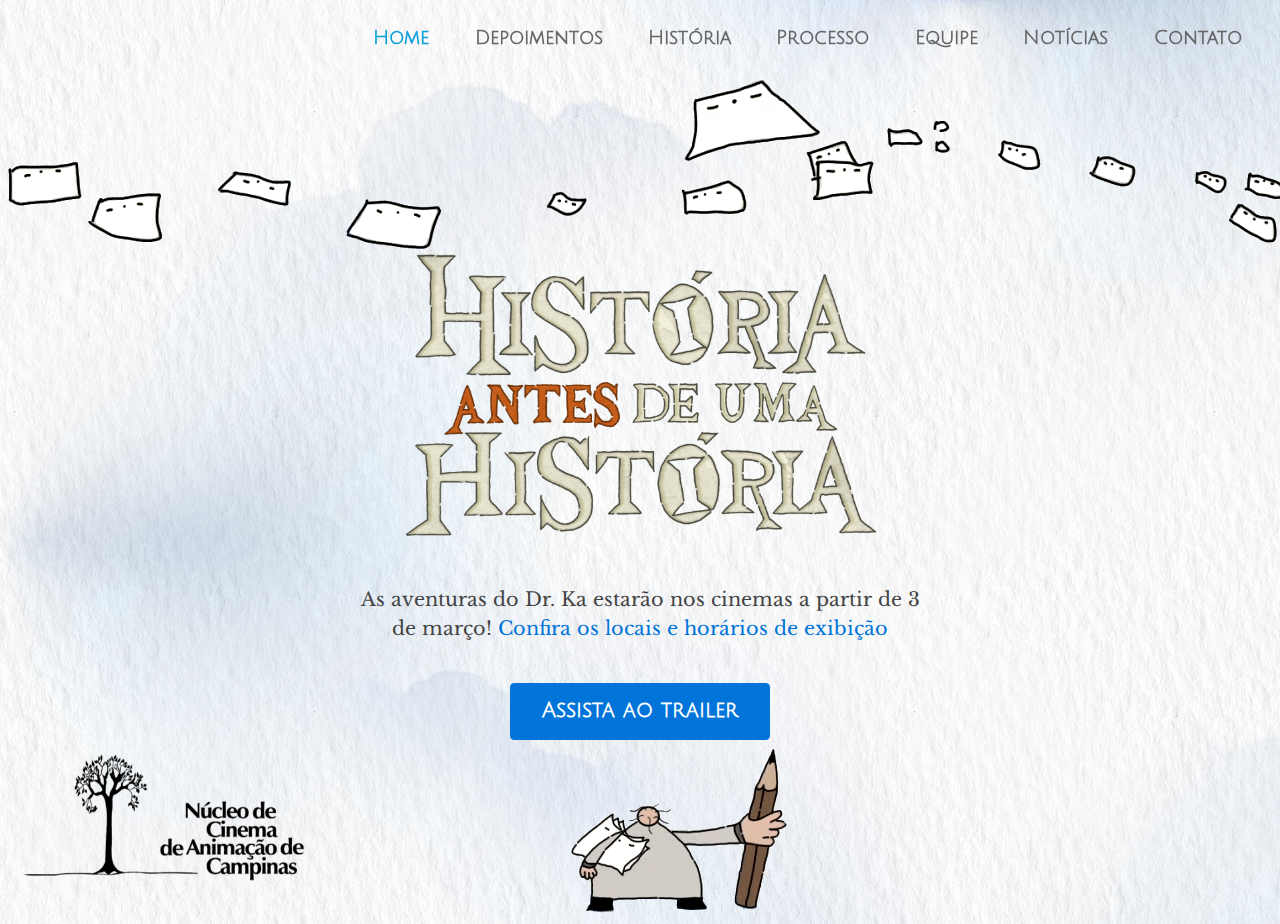
<file: index.html>
<!DOCTYPE html>
<html>

<head>
    <meta charset="utf-8">
    <title>História Antes de Uma História</title>

    <link rel="stylesheet" href="css/hauh.css">
    <link href="http://fonts.googleapis.com/css?family=Julius+Sans+One|Libre+Baskerville" rel="stylesheet" type="text/css" />

</head>

<body>
    <header>
        <nav>
            <!-- <a href="" class="brand">
                <img class="brand-image" src="img/titulo.png" alt="" />
            </a> -->

            <!-- Definições para o menu responsivo -->
            <input id="bmenub" type="checkbox" class="show">
            <label for="bmenub" class="burger pseudo button">&#8801;</label>

            <div class="menu">
                <a href="home" data-navigo id="homeMenuItem" class="menu-item-selected">Home</a>
                <a href="depoimentos" data-navigo id="depoimentosMenuItem">Depoimentos</a>
                <a href="historia" data-navigo id="historiaMenuItem">História</a>
                <a href="processo" data-navigo id="processoMenuItem">Processo</a>
                <a href="equipe" data-navigo id="equipeMenuItem">Equipe</a>
                <a href="noticias" data-navigo id="noticiasMenuItem">Notícias</a>
                <a href="contato" data-navigo id="contatoMenuItem">Contato</a>
            </div>
        </nav>
    </header>

    <main></main>

    <footer>
        <img class="nca-logo" src="img/nca_logo.png" />
    </footer>

    <script src="js/navigo.js" charset="utf-8"></script>
    <script type="text/javascript">
        function navigate(page) {
            var request = new XMLHttpRequest();
            request.open('GET', '_'+ page +'.html', true);

            request.onload = function() {
                if (request.status >= 200 && request.status < 400) {
                    // Success!
                    var main = document.getElementsByTagName('main')[0];
                    main.innerHTML = request.responseText;

                    var selectedMenuItem = document.getElementsByClassName('menu-item-selected')[0]
                    selectedMenuItem.className = ''
                    var menuAnchor = document.querySelectorAll('a[href="'+ page +'"]')[0];
                    menuAnchor.className = 'menu-item-selected'

                } else {
                    // We reached our target server, but it returned an error
                }
            };

            request.onerror = function(ex) {
                console.log(ex)
            };

            request.send();
        }

        var router = new Navigo(null, true)

        router
            .on({
                'depoimentos': function() {
                    navigate('depoimentos')
                },
                'historia': function() {
                    navigate('historia')
                },
                'processo': function() {
                    navigate('processo')
                },
                'equipe': function() {
                    navigate('equipe')
                },
                'noticias': function() {
                    navigate('noticias')
                },
                'contato': function() {
                    navigate('contato')
                },
                '*': function() {
                    navigate('home')
                }
            }).resolve()
    </script>
</body>

</html>
</file>
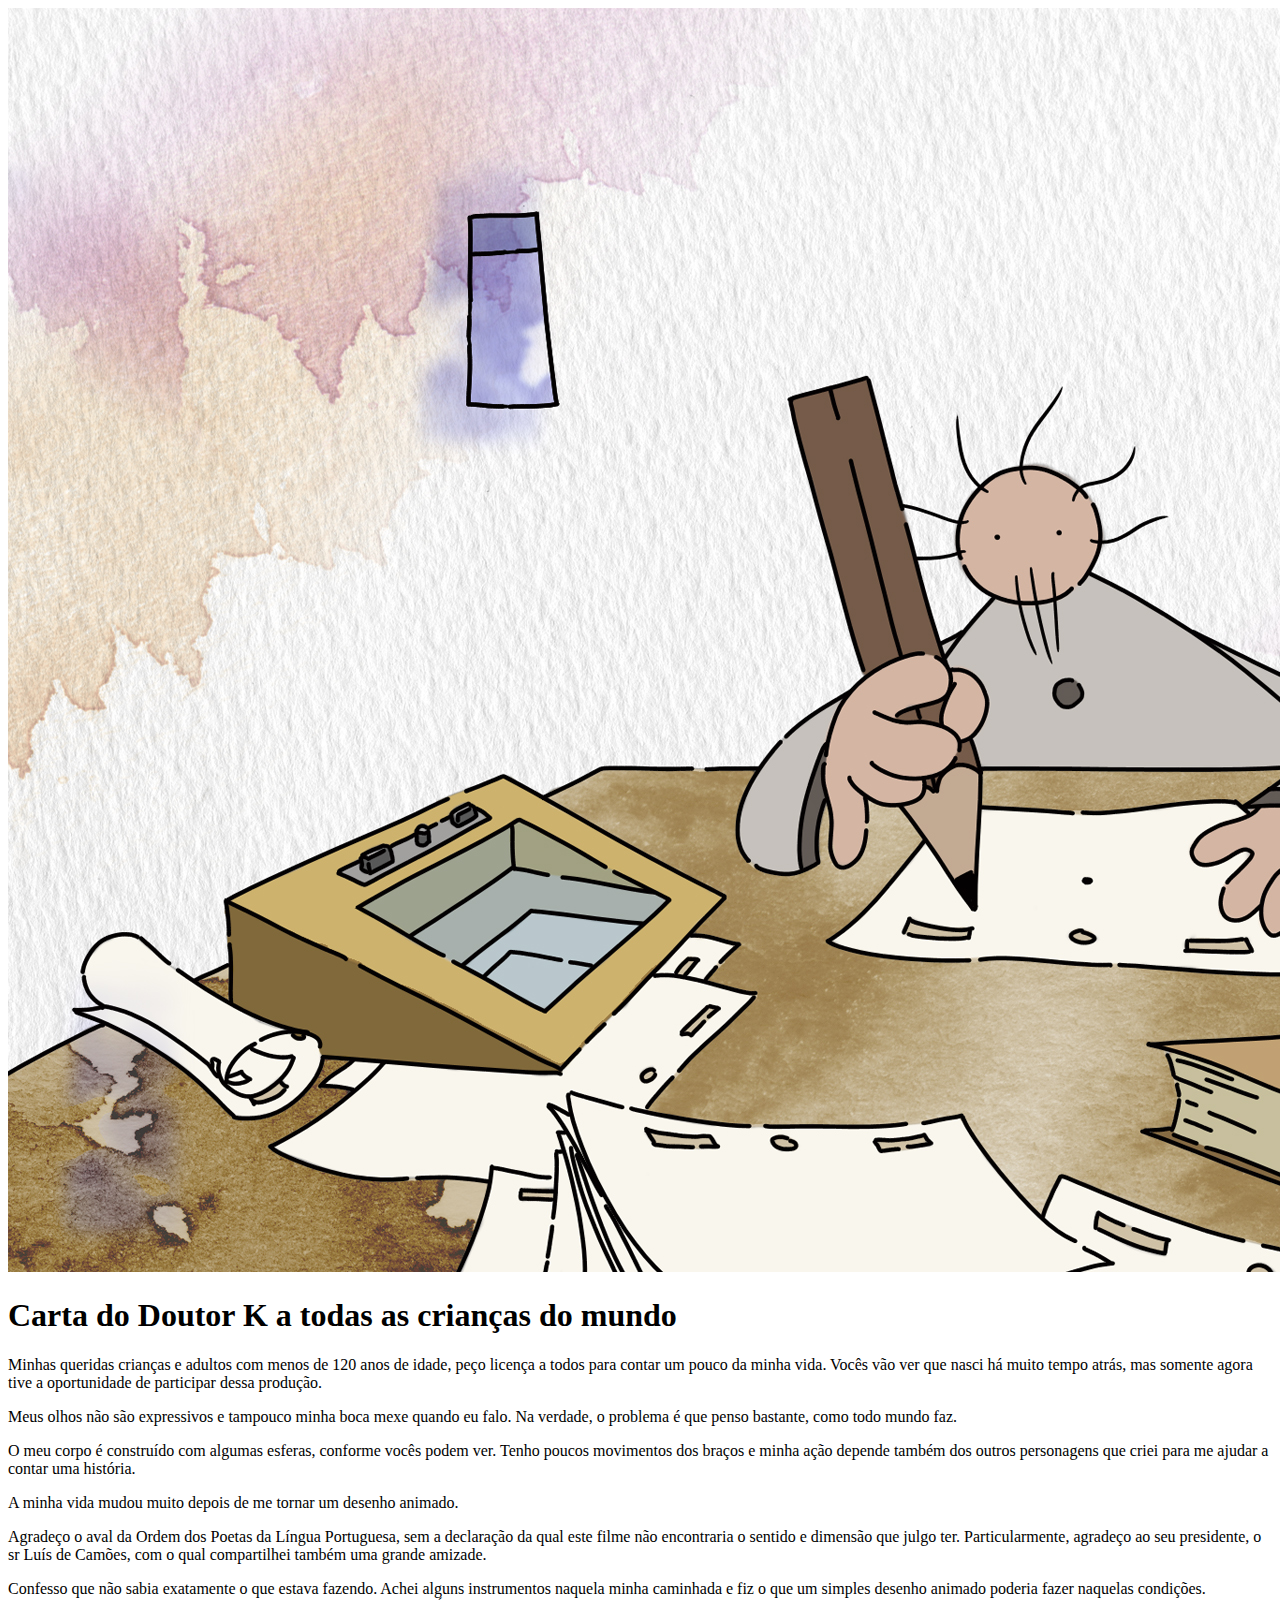
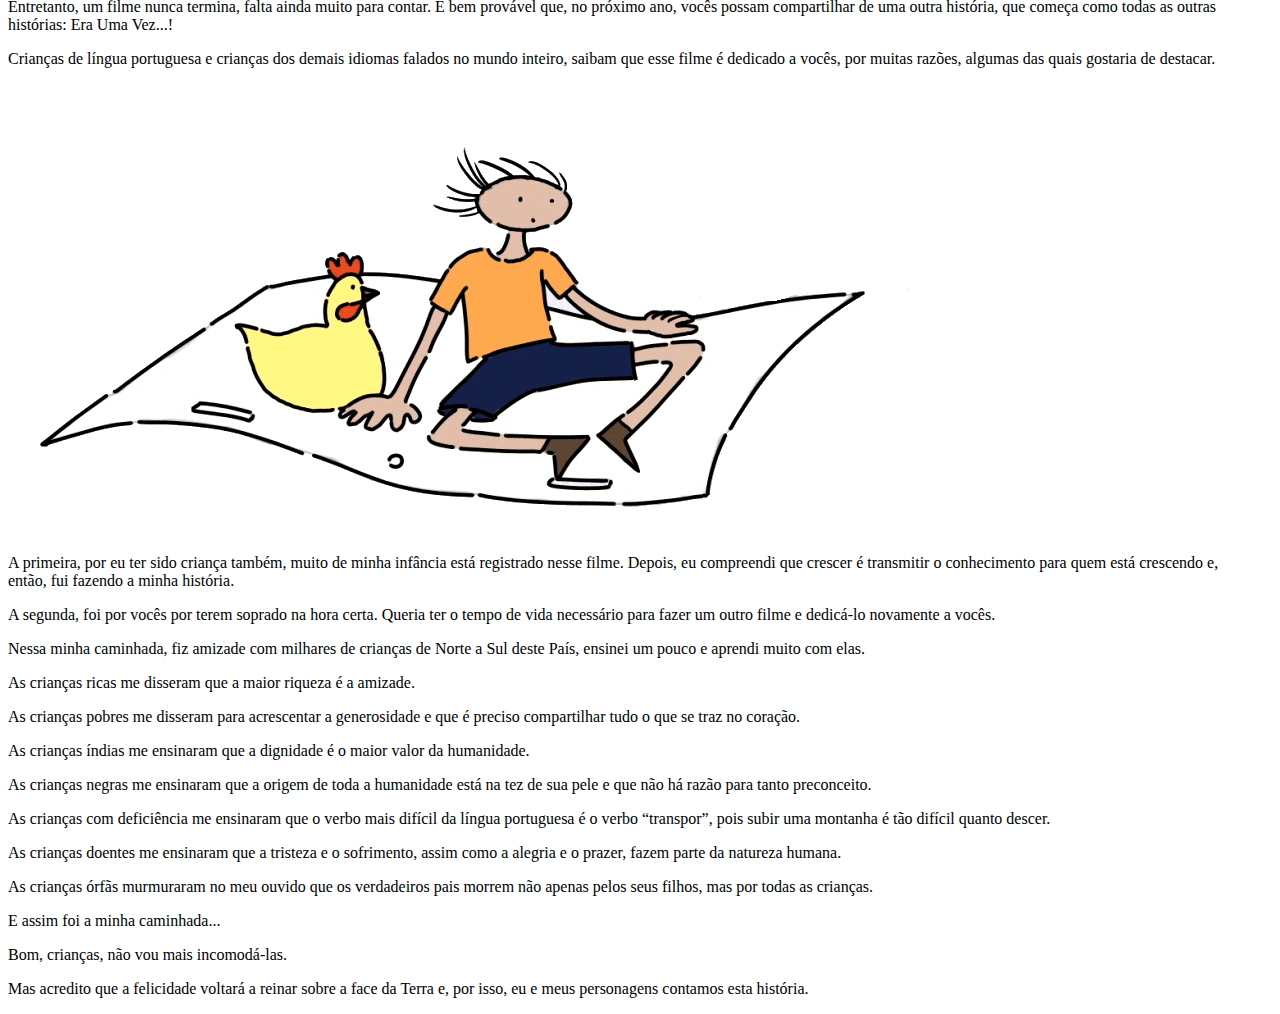
<file: _carta.html>
<!DOCTYPE html>
<div class="letter-wrap">
    <img src="img/carta_dr_ka.jpg" alt="" class="dr-ka-letter" />
    <h1>Carta do Doutor K a todas as crianças do mundo</h1>
    <div class="content">
        <p>Minhas queridas crianças e adultos com menos de 120 anos de idade, peço licença a todos para contar um pouco da minha vida. Vocês vão ver que nasci há muito tempo atrás, mas somente agora tive a oportunidade de participar
            dessa produção. </p>
        <p>Meus olhos não são expressivos e tampouco minha boca mexe quando eu falo. Na verdade, o problema é que penso bastante, como todo mundo faz.</p>
        <p>O meu corpo é construído com algumas esferas, conforme vocês podem ver. Tenho poucos movimentos dos braços e minha ação depende também dos outros personagens que criei para me ajudar a contar uma história.</p>
        <p>A minha vida mudou muito depois de me tornar um desenho animado.</p>
        <p>Agradeço o aval da Ordem dos Poetas da Língua Portuguesa, sem a declaração da qual este filme não encontraria o sentido e dimensão que julgo ter. Particularmente, agradeço ao seu presidente, o sr Luís de Camões, com o qual compartilhei também uma
            grande amizade.</p>
        <p>Confesso que não sabia exatamente o que estava fazendo. Achei alguns instrumentos naquela minha caminhada e fiz o que um simples desenho animado poderia fazer naquelas condições. Entretanto, um filme nunca termina, falta ainda muito para contar. É
            bem provável que, no próximo ano, vocês possam compartilhar de uma outra história, que começa como todas as outras histórias: Era Uma Vez...!</p>
        <p>Crianças de língua portuguesa e crianças dos demais idiomas falados no mundo inteiro, saibam que esse filme é dedicado a vocês, por muitas razões, algumas das quais gostaria de destacar.</p>
        <img src="img/matias_melodia_voando.gif" />
        <p>A primeira, por eu ter sido criança também, muito de minha infância está registrado nesse filme. Depois, eu compreendi que crescer é transmitir o conhecimento para quem está crescendo e, então, fui fazendo a minha história.</p>
        <p>A segunda, foi por vocês por terem soprado na hora certa. Queria ter o tempo de vida necessário para fazer um outro filme e dedicá-lo novamente a vocês.</p>
        <p>Nessa minha caminhada, fiz amizade com milhares de crianças de Norte a Sul deste País, ensinei um pouco e aprendi muito com elas.</p>
        <p>As crianças ricas me disseram que a maior riqueza é a amizade.</p>
        <p>As crianças pobres me disseram para acrescentar a generosidade e que é preciso compartilhar tudo o que se traz no coração.</p>
        <p>As crianças índias me ensinaram que a dignidade é o maior valor da humanidade.</p>
        <p>As crianças negras me ensinaram que a origem de toda a humanidade está na tez de sua pele e que não há razão para tanto preconceito.</p>
        <p>As crianças com deficiência me ensinaram que o verbo mais difícil da língua portuguesa é o verbo “transpor”, pois subir uma montanha é tão difícil quanto descer.</p>
        <p>As crianças doentes me ensinaram que a tristeza e o sofrimento, assim como a alegria e o prazer, fazem parte da natureza humana.</p>
        <p>As crianças órfãs murmuraram no meu ouvido que os verdadeiros pais morrem não apenas pelos seus filhos, mas por todas as crianças.</p>
        <p>E assim foi a minha caminhada...</p>
        <p>Bom, crianças, não vou mais incomodá-las.</p>
        <p>Mas acredito que a felicidade voltará a reinar sobre a face da Terra e, por isso, eu e meus personagens contamos esta história.</p>
    </div>
</div>
</file>
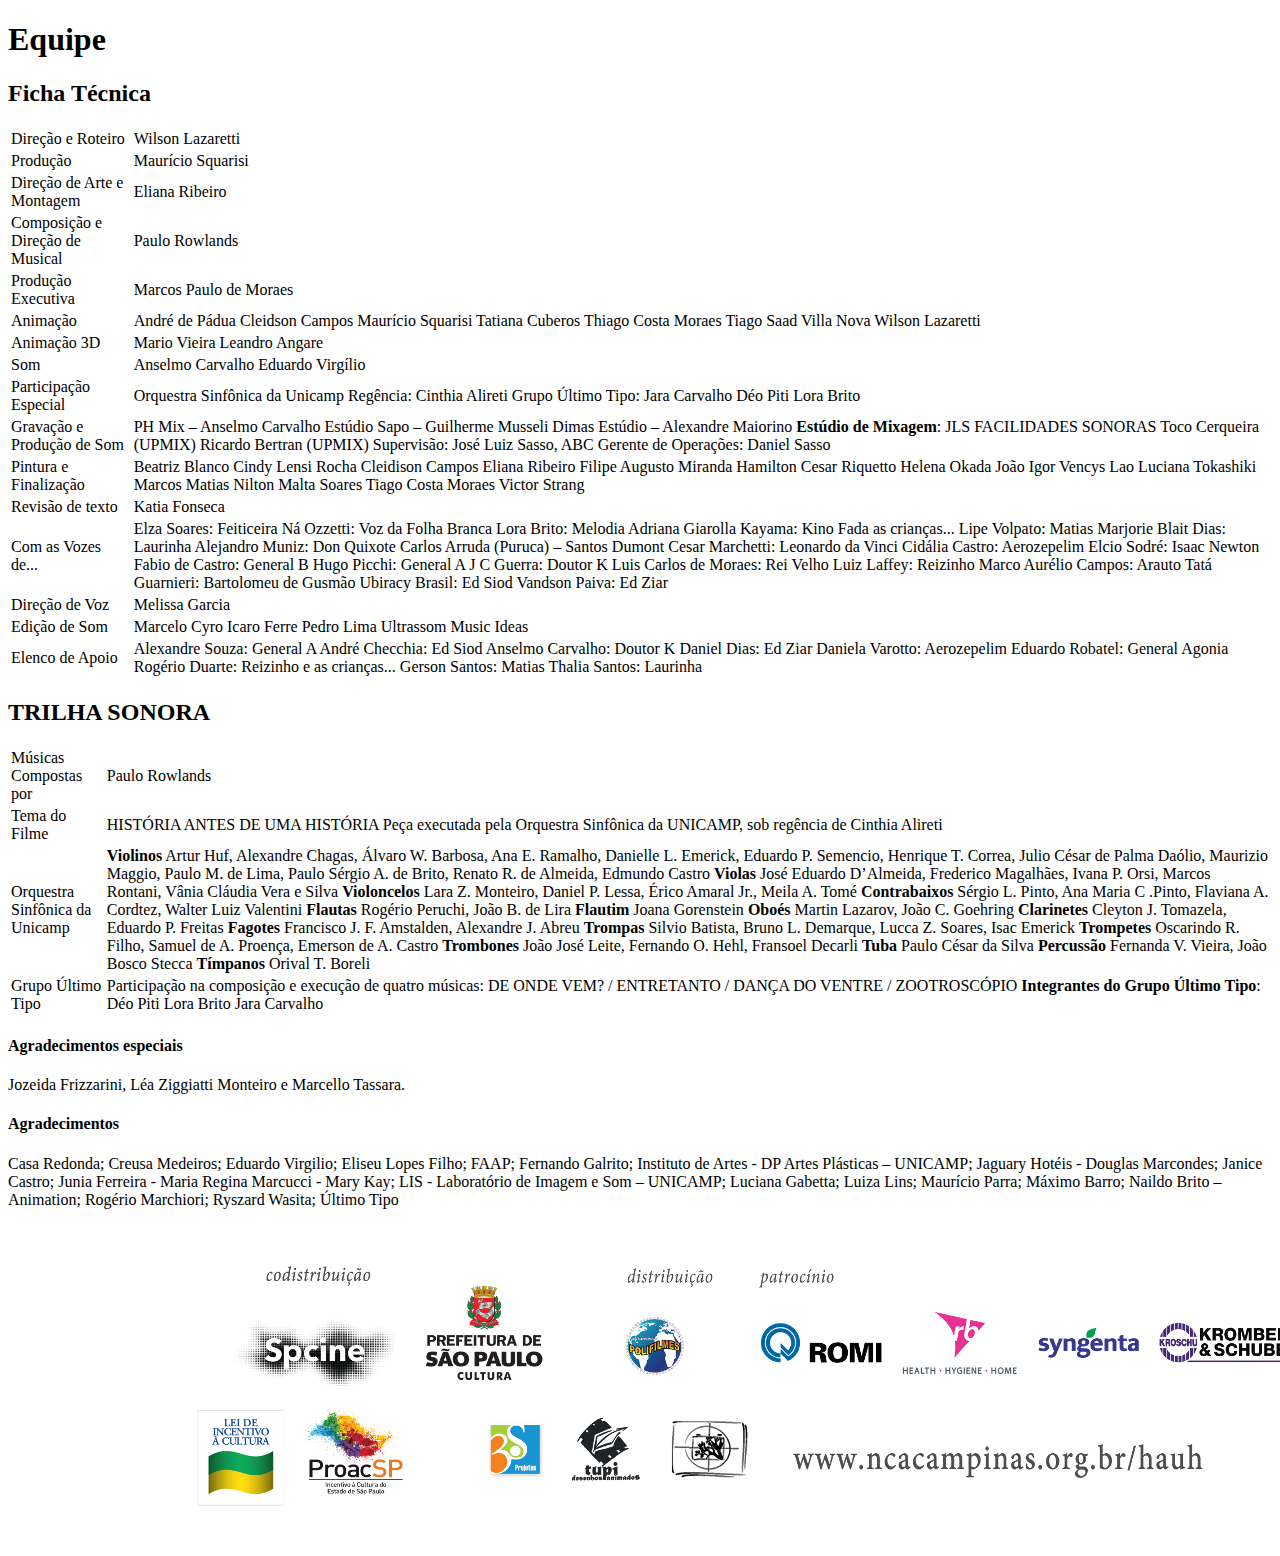
<file: _equipe.html>
<!DOCTYPE html>
<div class="content">
    <h1>Equipe</h1>
    <h2>Ficha Técnica</h2>
    <table>
        <tbody>
            <tr>
                <td>Direção e Roteiro</td>
                <td>Wilson Lazaretti
                </td>
            </tr>
            <tr>
                <td>Produção</td>
                <td>Maurício Squarisi
                </td>
            </tr>
            <tr>
                <td>Direção de Arte e Montagem</td>
                <td>Eliana Ribeiro
                </td>
            </tr>
            <tr>
                <td>Composição e Direção de Musical</td>
                <td>Paulo Rowlands
                </td>
            </tr>
            <tr>
                <td>Produção Executiva</td>
                <td>Marcos Paulo de Moraes
                </td>
            </tr>
            <tr>
                <td>Animação</td>
                <td>André de Pádua
                    Cleidson Campos
                    Maurício Squarisi
                    Tatiana Cuberos
                    Thiago Costa Moraes
                    Tiago Saad
                    Villa Nova
                    Wilson Lazaretti
                </td>
            </tr>
            <tr>
                <td>Animação 3D</td>
                <td>Mario Vieira
                    Leandro Angare
                </td>
            </tr>
            <tr>
                <td>Som</td>
                <td>Anselmo Carvalho
                    Eduardo Virgílio
                </td>
            </tr>
            <tr>
                <td>Participação Especial</td>
                <td>Orquestra Sinfônica da Unicamp
                    Regência: Cinthia Alireti

                    Grupo Último Tipo:
                    Jara Carvalho
                    Déo Piti
                    Lora Brito
                </td>
            </tr>
            <tr>
                <td>Gravação e Produção de Som</td>
                <td>PH Mix – Anselmo Carvalho
                    Estúdio Sapo – Guilherme Musseli
                    Dimas Estúdio – Alexandre Maiorino
                    <strong>Estúdio de Mixagem</strong>: JLS FACILIDADES SONORAS
                    Toco Cerqueira (UPMIX)
                    Ricardo Bertran (UPMIX)
                    Supervisão: José Luiz Sasso, ABC
                    Gerente de Operações: Daniel Sasso
                </td>
            </tr>
            <tr>
                <td>Pintura e Finalização</td>
                <td>Beatriz Blanco
                    Cindy Lensi Rocha
                    Cleidison Campos
                    Eliana Ribeiro
                    Filipe Augusto Miranda
                    Hamilton Cesar Riquetto
                    Helena Okada
                    João Igor Vencys Lao
                    Luciana Tokashiki
                    Marcos Matias
                    Nilton Malta Soares
                    Tiago Costa Moraes
                    Victor Strang
                </td>
            </tr>
            <tr>
                <td>Revisão de texto</td>
                <td>Katia Fonseca
                </td>
            </tr>
            <tr>
                <td>Com as Vozes de...</td>
                <td>Elza Soares: Feiticeira
                    Ná Ozzetti: Voz da Folha Branca
                    Lora Brito: Melodia
                    Adriana Giarolla Kayama: Kino Fada
                    as crianças...
                    Lipe Volpato: Matias
                    Marjorie Blait Dias: Laurinha
                    Alejandro Muniz: Don Quixote
                    Carlos Arruda (Puruca) – Santos Dumont
                    Cesar Marchetti: Leonardo da Vinci
                    Cidália Castro: Aerozepelim
                    Elcio Sodré: Isaac Newton
                    Fabio de Castro: General B
                    Hugo Picchi: General A
                    J C Guerra: Doutor K
                    Luis Carlos de Moraes: Rei Velho
                    Luiz Laffey: Reizinho
                    Marco Aurélio Campos: Arauto
                    Tatá Guarnieri: Bartolomeu de Gusmão
                    Ubiracy Brasil: Ed Siod
                    Vandson Paiva: Ed Ziar
                </td>
            </tr>
            <tr>
                <td>Direção de Voz</td>
                <td>Melissa Garcia
                </td>
            </tr>
            <tr>
                <td>Edição de Som</td>
                <td>Marcelo Cyro
                    Icaro Ferre
                    Pedro Lima
                    Ultrassom Music Ideas
                </td>
            </tr>
            <tr>
                <td>Elenco de Apoio</td>
                <td>Alexandre Souza: General A
                    André Checchia: Ed Siod
                    Anselmo Carvalho: Doutor K
                    Daniel Dias: Ed Ziar
                    Daniela Varotto: Aerozepelim
                    Eduardo Robatel: General Agonia
                    Rogério Duarte: Reizinho

                    e as crianças...
                    Gerson Santos: Matias
                    Thalia Santos: Laurinha
                </td>
            </tr>
        </tbody>
    </table>

    <h2>TRILHA SONORA</h2>
    <table>
        <tbody>
            <tr>
                <td>Músicas Compostas por</td>
                <td>Paulo Rowlands
                </td>
            </tr>
            <tr>
                <td>Tema do Filme</td>
                <td>HISTÓRIA ANTES DE UMA HISTÓRIA
                    Peça executada pela Orquestra Sinfônica da UNICAMP, sob regência de Cinthia Alireti
                </td>
            </tr>
            <tr>
                <td>Orquestra Sinfônica da Unicamp</td>
                <td><strong>Violinos</strong>
                    Artur Huf, Alexandre Chagas, Álvaro W. Barbosa, Ana E. Ramalho, Danielle L. Emerick, Eduardo P. Semencio, Henrique T. Correa, Julio César de Palma Daólio, Maurizio Maggio, Paulo M. de Lima, Paulo Sérgio A. de Brito, Renato R. de Almeida, Edmundo Castro
                    <strong>Violas</strong>
                    José Eduardo D’Almeida, Frederico Magalhães, Ivana P. Orsi, Marcos Rontani, Vânia Cláudia Vera e Silva
                    <strong>Violoncelos</strong>
                    Lara Z. Monteiro, Daniel P. Lessa, Érico Amaral Jr., Meila A. Tomé
                    <strong>Contrabaixos</strong>
                    Sérgio L. Pinto, Ana Maria C .Pinto, Flaviana A. Cordtez, Walter Luiz Valentini
                    <strong>Flautas</strong>
                    Rogério Peruchi, João B. de Lira
                    <strong>Flautim</strong>
                    Joana Gorenstein
                    <strong>Oboés</strong>
                    Martin Lazarov, João C. Goehring
                    <strong>Clarinetes</strong>
                    Cleyton J. Tomazela, Eduardo P. Freitas
                    <strong>Fagotes</strong>
                    Francisco J. F. Amstalden, Alexandre J. Abreu
                    <strong>Trompas</strong>
                    Silvio Batista, Bruno L. Demarque, Lucca Z. Soares, Isac Emerick
                    <strong>Trompetes</strong>
                    Oscarindo R. Filho, Samuel de A. Proença, Emerson de A. Castro
                    <strong>Trombones</strong>
                    João José Leite, Fernando O. Hehl, Fransoel Decarli
                    <strong>Tuba</strong>
                    Paulo César da Silva
                    <strong>Percussão</strong>
                    Fernanda V. Vieira, João Bosco Stecca
                    <strong>Tímpanos</strong>
                    Orival T. Boreli
                </td>
            </tr>
            <tr>
                <td>Grupo Último Tipo</td>
                <td>Participação na composição e execução de quatro músicas:
                    DE ONDE VEM? / ENTRETANTO / DANÇA DO VENTRE / ZOOTROSCÓPIO
                    <strong>Integrantes do Grupo Último Tipo</strong>:
                    Déo Piti
                    Lora Brito
                    Jara Carvalho
                </td>
            </tr>
        </tbody>
    </table>

    <h4>Agradecimentos especiais</h4>
    Jozeida Frizzarini, Léa Ziggiatti Monteiro e Marcello Tassara.

    <h4>Agradecimentos</h4>
    Casa Redonda; Creusa Medeiros; Eduardo Virgilio; Eliseu Lopes Filho; FAAP; Fernando Galrito; Instituto de Artes - DP Artes Plásticas – UNICAMP; Jaguary Hotéis - Douglas Marcondes; Janice Castro; Junia Ferreira - Maria Regina Marcucci -  Mary Kay; LIS - Laboratório de Imagem e Som – UNICAMP; Luciana Gabetta; Luiza Lins; Maurício Parra; Máximo Barro; Naildo Brito – Animation; Rogério Marchiori; Ryszard Wasita; Último Tipo
</div>
<img src="img/regua_2.png" alt="" class="img-regua" />
</file>
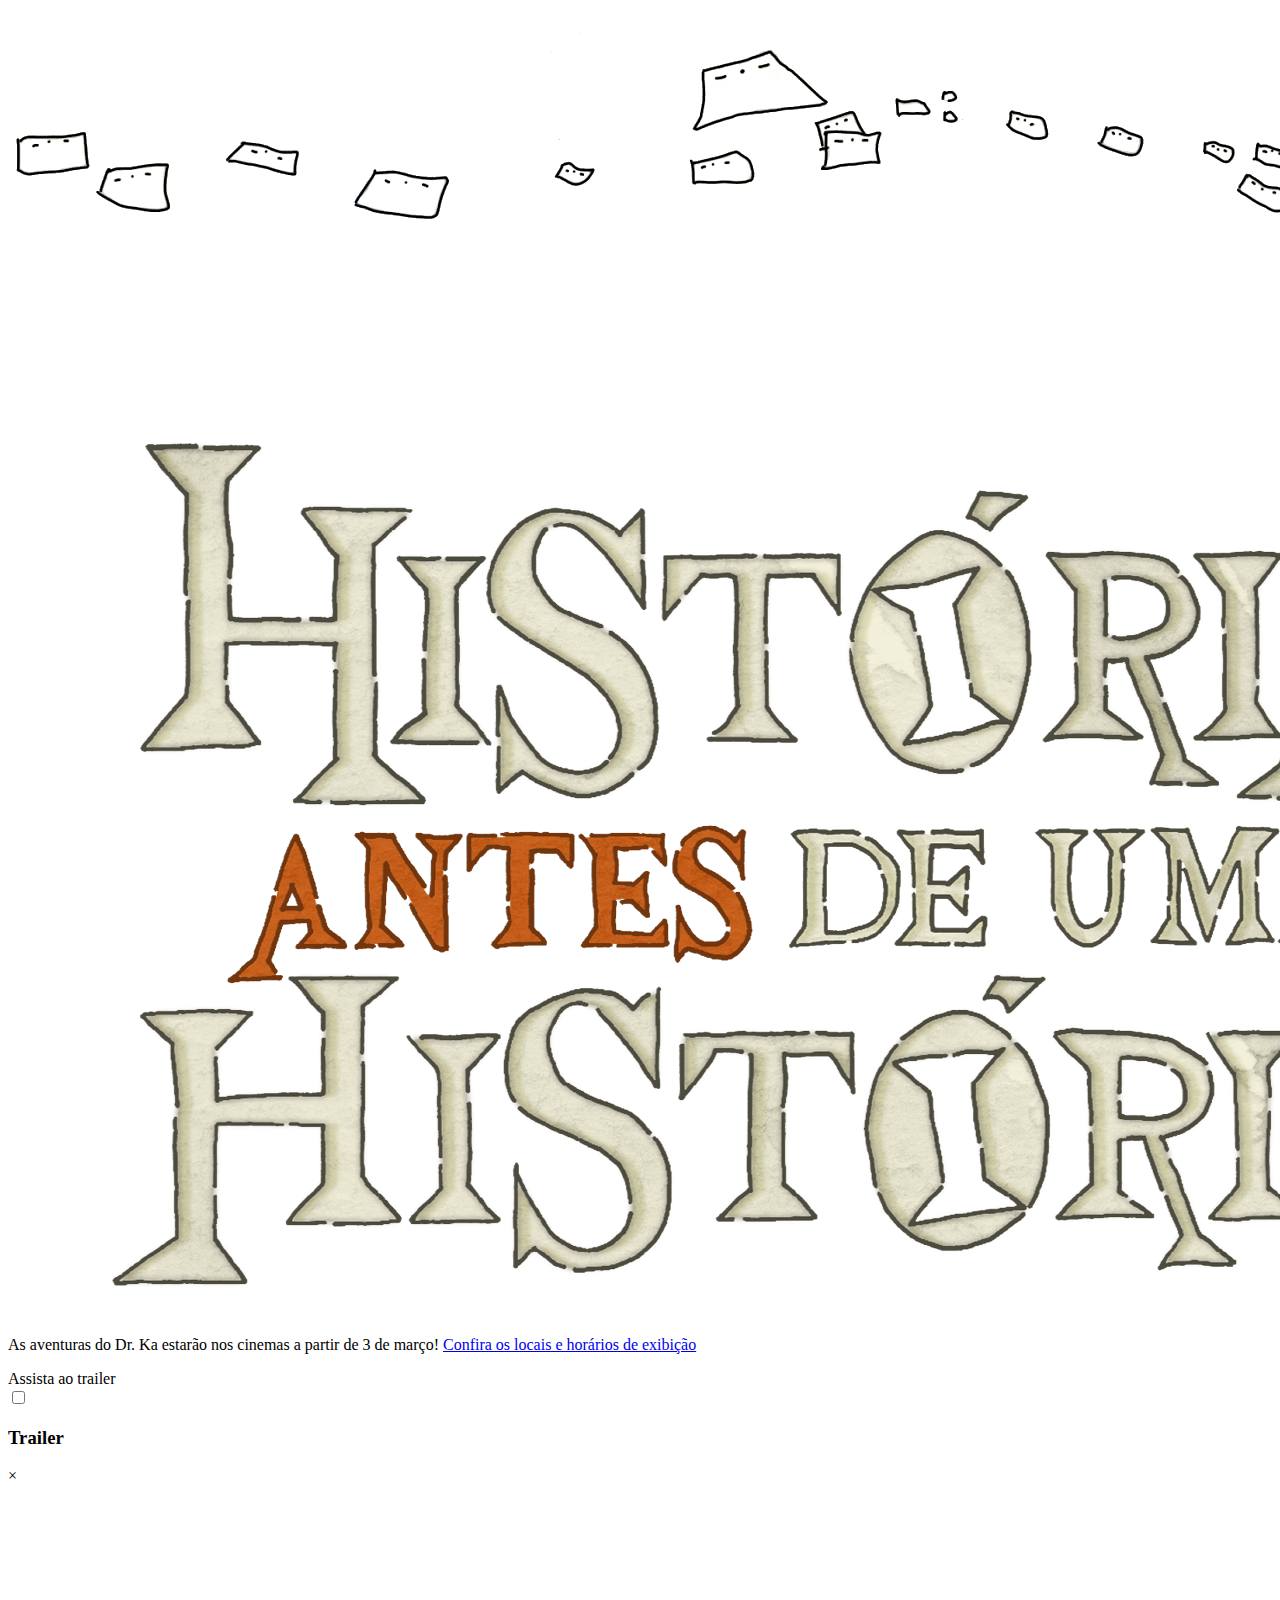
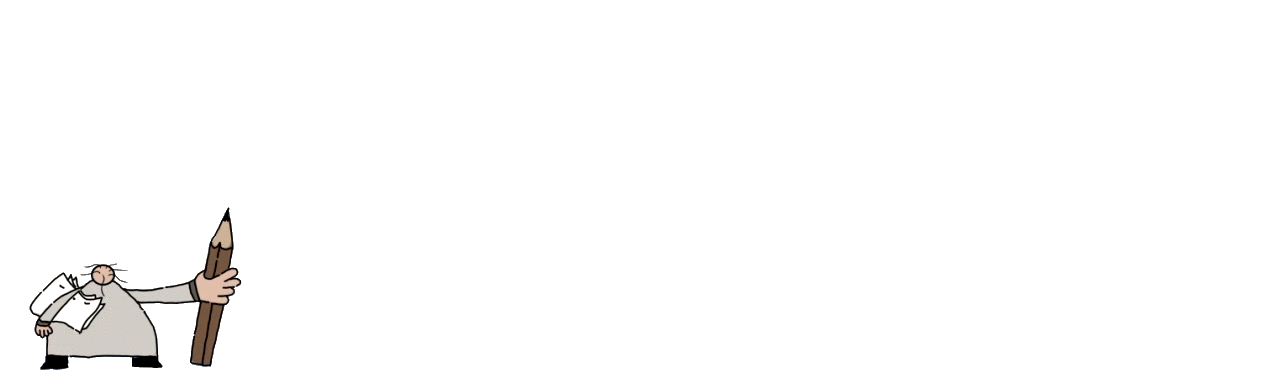
<file: _home.html>
<!DOCTYPE html>
<div class="hero">
    <div class="img-folhas-home">
        <img class="img-folhas-home" src="img/folhas_home.gif" alt="" />
    </div>

    <div class="hero-main">
        <img class="movie-logo" src="img/titulo.png" alt="" />

        <p>As aventuras do Dr. Ka estarão nos cinemas a partir de 3 de março! <a href="#">Confira os locais e horários de exibição</a></p>

        <label for="modal-trailer" class="button button-watch-trailer">Assista ao trailer</label>

        <div class="modal">
            <input id="modal-trailer" type="checkbox" />
            <label for="modal-trailer" class="overlay"></label>
            <article>
                <header>
                    <h3>Trailer</h3>
                    <label for="modal-trailer" class="close">&times;</label>
                </header>
                <section class="modal-content">
                    <div class="video-wrapper">
                        <iframe width="560" height="315" src="https://www.youtube.com/embed/7-aXEtwQmPU" frameborder="0" allowfullscreen></iframe>
                    </div>
                </section>
            </article>
        </div>

        <img class="img-drka-home" src="img/drka_home.gif" alt="" />

    </div>
</div>
</file>
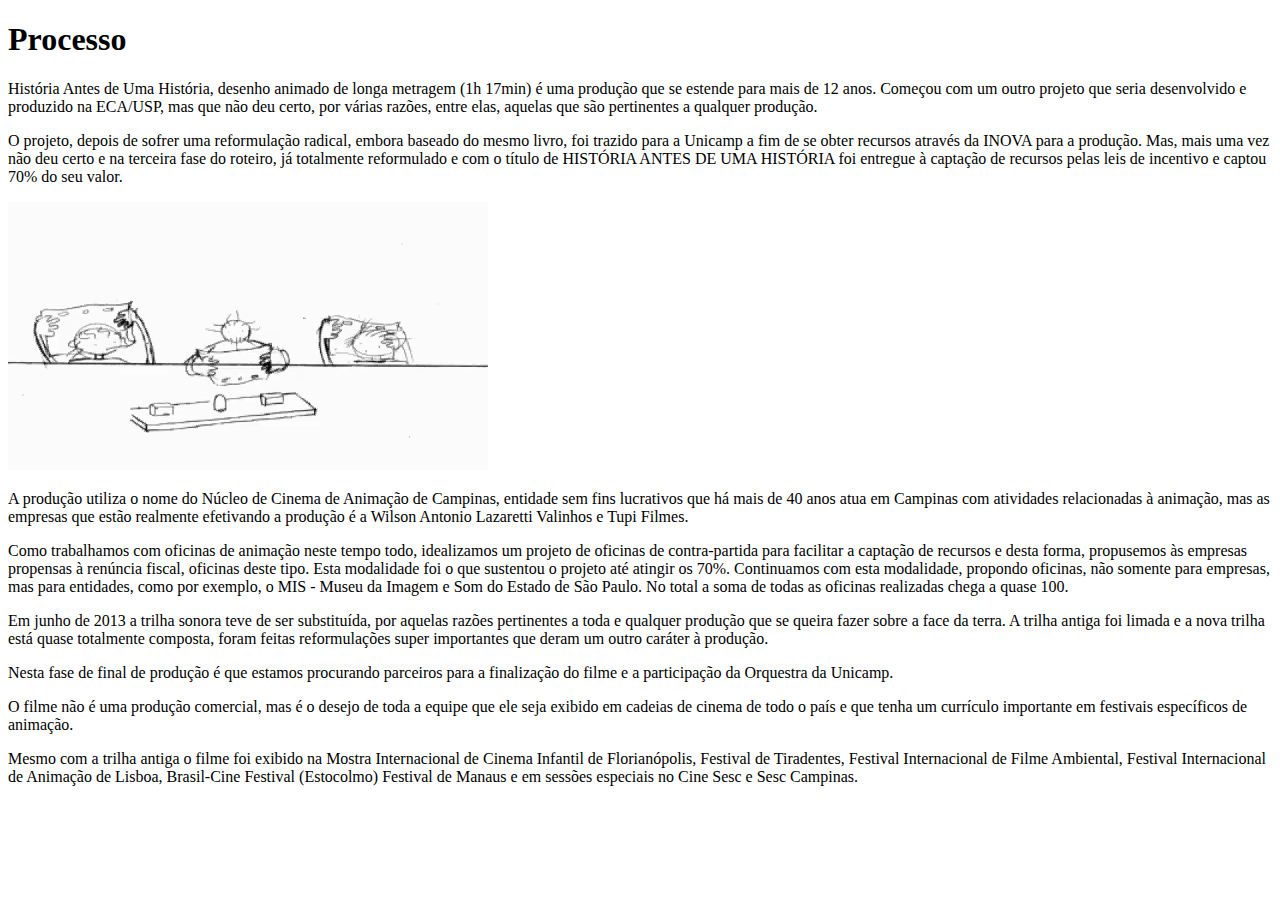
<file: _processo.html>
<!DOCTYPE html>
<div class="content">
    <h1>Processo</h1>

    <p>
        História Antes de Uma História, desenho animado de longa metragem (1h 17min) é uma produção que se estende para mais de 12 anos. Começou com um outro projeto que seria desenvolvido e produzido na ECA/USP, mas que não deu certo, por várias razões, entre elas, aquelas que são pertinentes a qualquer produção.
    </p>
    <p>
        O projeto, depois de sofrer uma reformulação radical, embora baseado do mesmo livro, foi trazido para a Unicamp a fim de se obter recursos através da INOVA para a produção. Mas, mais uma vez não deu certo e na terceira fase do roteiro, já totalmente reformulado e com o título de HISTÓRIA ANTES DE UMA HISTÓRIA foi entregue à captação de recursos pelas leis de incentivo e captou 70% do seu valor.
    </p>
    <video loop autoplay>
        <source src="img/proc1.mp4" type="video/mp4">
    </video>
    <p>
        A produção utiliza o nome do Núcleo de Cinema de Animação de Campinas, entidade sem fins lucrativos que há mais de 40 anos atua em Campinas com atividades relacionadas à animação, mas as empresas que estão realmente efetivando a produção é a Wilson Antonio Lazaretti Valinhos e Tupi Filmes.
    </p>
    <p>
        Como trabalhamos com oficinas de animação neste tempo todo, idealizamos um projeto de oficinas de contra-partida para facilitar a captação de recursos e desta forma, propusemos às empresas propensas à renúncia fiscal, oficinas deste tipo. Esta modalidade foi o que sustentou o projeto até atingir os 70%. Continuamos com esta modalidade, propondo oficinas, não somente para empresas, mas para entidades, como por exemplo, o MIS - Museu da Imagem e Som do Estado de São Paulo. No total a soma de todas as oficinas realizadas chega a quase 100.
    </p>
    <p>
        Em junho de 2013 a trilha sonora teve de ser substituída, por aquelas razões pertinentes a toda e qualquer produção que se queira fazer sobre a face da terra. A trilha antiga foi limada e a nova trilha está quase totalmente composta, foram feitas reformulações super importantes que deram um outro caráter à produção.
    </p>
    <p>
        Nesta fase de final de produção é que estamos procurando parceiros para a finalização do filme e a participação da Orquestra da Unicamp.
    </p>
    <p>
        O filme não é uma produção comercial, mas é o desejo de toda a equipe que ele seja exibido em cadeias de cinema de todo o país e que tenha um currículo importante em festivais específicos de animação.
    </p>
    <p>
        Mesmo com a trilha antiga o filme foi exibido na Mostra Internacional de Cinema Infantil de Florianópolis, Festival de Tiradentes, Festival Internacional de Filme Ambiental, Festival Internacional de Animação de Lisboa,  Brasil-Cine Festival (Estocolmo) Festival de Manaus e em sessões especiais no Cine Sesc e Sesc Campinas.
    </p>
</div>
</file>
<file: css/hauh.css>
﻿html{font-family:sans-serif;-ms-text-size-adjust:100%;-webkit-text-size-adjust:100%}body{margin:0}article,aside,details,figcaption,figure,footer,header,hgroup,main,nav,section,summary{display:block}audio,canvas,progress,video{display:inline-block;vertical-align:baseline}audio:not([controls]){display:none;height:0}[hidden],template{display:none}a{background:transparent}a:active,a:hover{outline:0}abbr[title]{border-bottom:1px dotted}b,strong{font-weight:bold}dfn{font-style:italic}h1{font-size:2em;margin:0.67em 0}mark{background:#ff0;color:#000}small{font-size:80%}sub,sup{font-size:75%;line-height:0;position:relative;vertical-align:baseline}sup{top:-0.5em}sub{bottom:-0.25em}img{border:0}svg:not(:root){overflow:hidden}figure{margin:1em 40px}hr{-moz-box-sizing:content-box;box-sizing:content-box;height:0}pre{overflow:auto}code,kbd,pre,samp{font-family:monospace, monospace;font-size:1em}button,input,optgroup,select,textarea{color:inherit;font:inherit;margin:0}button{overflow:visible}button,select{text-transform:none}button,html input[type="button"],input[type="reset"],input[type="submit"]{-webkit-appearance:button;cursor:pointer}button[disabled],input[disabled]{cursor:default}button::-moz-focus-inner,input::-moz-focus-inner{border:0;padding:0}input{line-height:normal}input[type="checkbox"],input[type="radio"]{box-sizing:border-box;padding:0}input[type="number"]::-webkit-inner-spin-button,input[type="number"]::-webkit-outer-spin-button{height:auto}input[type="search"]::-webkit-search-cancel-button,input[type="search"]::-webkit-search-decoration{-webkit-appearance:none}fieldset{border:0;padding:0}legend{border:0;padding:0}textarea{overflow:auto}optgroup{font-weight:bold}table{border-collapse:collapse;border-spacing:0}td,th{padding:0}*{box-sizing:inherit}html,body{font-family:Arial, Helvetica, sans-serif;box-sizing:border-box;height:100%}body{color:#111;font-size:1.1em;line-height:1.5;background:#fff}main{display:block}h1,h2,h3,h4,h5,h6{margin:0;padding:.6em 0}li{margin:0 0 .3em}a{color:#0074d9;text-decoration:none;box-shadow:none;transition:all 0.3s}code{padding:.3em .6em;font-size:.8em;background:#f5f5f5}pre{text-align:left;padding:.3em .6em;background:#f5f5f5;border-radius:.2em}pre code{padding:0}blockquote{padding:0 0 0 1em;margin:0 0 0 .1em;box-shadow:inset 5px 0 rgba(17,17,17,0.3)}label{cursor:pointer}[class^="icon-"]:before,[class*=" icon-"]:before{margin:0 .6em 0 0}i[class^="icon-"]:before,i[class*=" icon-"]:before{margin:0}.label,[data-tooltip]:after,button,.button,[type=submit],.dropimage{display:inline-block;text-align:center;margin:0;padding:.3em .9em;vertical-align:middle;background:#0074d9;color:#fff;border:0;border-radius:.2em;width:auto;-webkit-touch-callout:none;-webkit-user-select:none;-khtml-user-select:none;-moz-user-select:none;-ms-user-select:none;user-select:none}.success.label,.success[data-tooltip]:after,button.success,.success.button,.success[type=submit],.success.dropimage{background:#2ecc40}.warning.label,.warning[data-tooltip]:after,button.warning,.warning.button,.warning[type=submit],.warning.dropimage{background:#ff851b}.error.label,.error[data-tooltip]:after,button.error,.error.button,.error[type=submit],.error.dropimage{background:#ff4136}.pseudo.label,.pseudo[data-tooltip]:after,button.pseudo,.pseudo.button,.pseudo[type=submit],.pseudo.dropimage{background:transparent;color:#111}.label,[data-tooltip]:after{font-size:.6em;padding:.4em .6em;margin-left:1em;line-height:1}button,.button,[type=submit],.dropimage{margin:.3em 0;cursor:pointer;transition:all 0.3s;border-radius:.2em;height:auto;box-shadow:0 0 transparent inset}button:hover,.button:hover,[type=submit]:hover,.dropimage:hover,button:focus,.button:focus,[type=submit]:focus,.dropimage:focus{box-shadow:inset 0 0 0 99em rgba(255,255,255,0.2);border:0}button.pseudo:hover,.pseudo.button:hover,.pseudo[type=submit]:hover,.pseudo.dropimage:hover,button.pseudo:focus,.pseudo.button:focus,.pseudo[type=submit]:focus,.pseudo.dropimage:focus{box-shadow:inset 0 0 0 99em rgba(17,17,17,0.1)}button.active,.active.button,.active[type=submit],.active.dropimage,button:active,.button:active,[type=submit]:active,.dropimage:active,button.pseudo:active,.pseudo.button:active,.pseudo[type=submit]:active,.pseudo.dropimage:active{box-shadow:inset 0 0 0 99em rgba(17,17,17,0.2)}button[disabled],[disabled].button,[disabled][type=submit],[disabled].dropimage{cursor:default;box-shadow:none;background:#bbb}:checked+.toggle,:checked+.toggle:hover{box-shadow:inset 0 0 0 99em rgba(17,17,17,0.2)}[type]+.toggle{padding:.3em .9em;margin-right:0}[type]+.toggle:after,[type]+.toggle:before{display:none}input,textarea,.select select{line-height:1.5;margin:0;height:2.1em;padding:.3em .6em;border:1px solid #ccc;background:#fff;border-radius:.2em;transition:all 0.3s;width:100%}input:focus,textarea:focus,.select select:focus{border:1px solid #0074d9;outline:0}textarea{height:auto}[type=file],[type=color]{cursor:pointer}[type=file]{height:auto}select{background:#fff url([data-uri]) no-repeat scroll 95% center/10px 15px;background-position:calc(100% - 15px) center;border:1px solid #ccc;border-radius:.2em;cursor:pointer;width:100%;height:2.1em;box-sizing:border-box;padding:.3em .45em;transition:all .3s;-moz-appearance:none;-webkit-appearance:none;appearance:none}select::-ms-expand{display:none}select:focus,select:active{border:1px solid #0074d9;transition:outline 0s}select:-moz-focusring{color:transparent;text-shadow:0 0 0 #111}select option{font-size:inherit;padding:.3em .45em}[type=radio],[type=checkbox]{opacity:0;width:0;position:absolute;display:inline-block}[type=radio]+.checkable:hover:before,[type=checkbox]+.checkable:hover:before,[type=radio]:focus+.checkable:before,[type=checkbox]:focus+.checkable:before{border:1px solid #0074d9}[type=radio]+.checkable,[type=checkbox]+.checkable{position:relative;cursor:pointer;padding-left:1.5em;margin-right:.6em}[type=radio]+.checkable:before,[type=checkbox]+.checkable:before,[type=radio]+.checkable:after,[type=checkbox]+.checkable:after{content:'';position:absolute;display:inline-block;left:0;top:50%;transform:translateY(-50%);font-size:1em;line-height:1em;color:transparent;font-family:sans;text-align:center;box-sizing:border-box;width:1em;height:1em;border-radius:50%;transition:all 0.3s}[type=radio]+.checkable:before,[type=checkbox]+.checkable:before{border:1px solid #aaa}[type=radio]:checked+.checkable:after,[type=checkbox]:checked+.checkable:after{background:#555;transform:scale(0.5) translateY(-100%)}[type=checkbox]+.checkable:before{border-radius:.2em}[type=checkbox]+.checkable:after{content:"✔";background:none;transform:scale(2) translateY(-25%);visibility:hidden;opacity:0}[type=checkbox]:checked+.checkable:after{color:#111;background:none;transform:translateY(-50%);transition:all 0.3s;visibility:visible;opacity:1}table{text-align:left}td,th{padding:.3em 2.4em .3em .6em}th{text-align:left;font-weight:900;color:#fff;background-color:#0074d9}.success th{background-color:#2ecc40}.warning th{background-color:#ff851b}.error th{background-color:#ff4136}.dull th{background-color:#aaa}tr:nth-child(even){background:rgba(0,0,0,0.05)}.flex{display:-ms-flexbox;display:flex;margin-left:-0.6em;width:calc(100% + .6em);flex-wrap:wrap;transition:all .3s ease}.flex>*{box-sizing:border-box;flex:1 1 auto;padding-left:.6em;padding-bottom:.6em}.flex[class*="one"]>*,.flex[class*="two"]>*,.flex[class*="three"]>*,.flex[class*="four"]>*,.flex[class*="five"]>*,.flex[class*="six"]>*,.flex[class*="seven"]>*,.flex[class*="eight"]>*,.flex[class*="nine"]>*,.flex[class*="ten"]>*,.flex[class*="eleven"]>*,.flex[class*="twelve"]>*{flex-grow:0}.flex.grow>*{flex-grow:1}.center{justify-content:center}.one>*{width:100%}.two>*{width:50%}.three>*{width:33.33333%}.four>*{width:25%}.five>*{width:20%}.six>*{width:16.66666%}.seven>*{width:14.28571%}.eight>*{width:12.5%}.nine>*{width:11.11111%}.ten>*{width:10%}.eleven>*{width:9.09091%}.twelve>*{width:8.33333%}@media all and (min-width: 500px){.one-500>*{width:100%}.two-500>*{width:50%}.three-500>*{width:33.33333%}.four-500>*{width:25%}.five-500>*{width:20%}.six-500>*{width:16.66666%}.seven-500>*{width:14.28571%}.eight-500>*{width:12.5%}.nine-500>*{width:11.11111%}.ten-500>*{width:10%}.eleven-500>*{width:9.09091%}.twelve-500>*{width:8.33333%}}@media all and (min-width: 600px){.one-600>*{width:100%}.two-600>*{width:50%}.three-600>*{width:33.33333%}.four-600>*{width:25%}.five-600>*{width:20%}.six-600>*{width:16.66666%}.seven-600>*{width:14.28571%}.eight-600>*{width:12.5%}.nine-600>*{width:11.11111%}.ten-600>*{width:10%}.eleven-600>*{width:9.09091%}.twelve-600>*{width:8.33333%}}@media all and (min-width: 700px){.one-700>*{width:100%}.two-700>*{width:50%}.three-700>*{width:33.33333%}.four-700>*{width:25%}.five-700>*{width:20%}.six-700>*{width:16.66666%}.seven-700>*{width:14.28571%}.eight-700>*{width:12.5%}.nine-700>*{width:11.11111%}.ten-700>*{width:10%}.eleven-700>*{width:9.09091%}.twelve-700>*{width:8.33333%}}@media all and (min-width: 800px){.one-800>*{width:100%}.two-800>*{width:50%}.three-800>*{width:33.33333%}.four-800>*{width:25%}.five-800>*{width:20%}.six-800>*{width:16.66666%}.seven-800>*{width:14.28571%}.eight-800>*{width:12.5%}.nine-800>*{width:11.11111%}.ten-800>*{width:10%}.eleven-800>*{width:9.09091%}.twelve-800>*{width:8.33333%}}@media all and (min-width: 900px){.one-900>*{width:100%}.two-900>*{width:50%}.three-900>*{width:33.33333%}.four-900>*{width:25%}.five-900>*{width:20%}.six-900>*{width:16.66666%}.seven-900>*{width:14.28571%}.eight-900>*{width:12.5%}.nine-900>*{width:11.11111%}.ten-900>*{width:10%}.eleven-900>*{width:9.09091%}.twelve-900>*{width:8.33333%}}@media all and (min-width: 1000px){.one-1000>*{width:100%}.two-1000>*{width:50%}.three-1000>*{width:33.33333%}.four-1000>*{width:25%}.five-1000>*{width:20%}.six-1000>*{width:16.66666%}.seven-1000>*{width:14.28571%}.eight-1000>*{width:12.5%}.nine-1000>*{width:11.11111%}.ten-1000>*{width:10%}.eleven-1000>*{width:9.09091%}.twelve-1000>*{width:8.33333%}}@media all and (min-width: 1100px){.one-1100>*{width:100%}.two-1100>*{width:50%}.three-1100>*{width:33.33333%}.four-1100>*{width:25%}.five-1100>*{width:20%}.six-1100>*{width:16.66666%}.seven-1100>*{width:14.28571%}.eight-1100>*{width:12.5%}.nine-1100>*{width:11.11111%}.ten-1100>*{width:10%}.eleven-1100>*{width:9.09091%}.twelve-1100>*{width:8.33333%}}@media all and (min-width: 1200px){.one-1200>*{width:100%}.two-1200>*{width:50%}.three-1200>*{width:33.33333%}.four-1200>*{width:25%}.five-1200>*{width:20%}.six-1200>*{width:16.66666%}.seven-1200>*{width:14.28571%}.eight-1200>*{width:12.5%}.nine-1200>*{width:11.11111%}.ten-1200>*{width:10%}.eleven-1200>*{width:9.09091%}.twelve-1200>*{width:8.33333%}}@media all and (min-width: 1300px){.one-1300>*{width:100%}.two-1300>*{width:50%}.three-1300>*{width:33.33333%}.four-1300>*{width:25%}.five-1300>*{width:20%}.six-1300>*{width:16.66666%}.seven-1300>*{width:14.28571%}.eight-1300>*{width:12.5%}.nine-1300>*{width:11.11111%}.ten-1300>*{width:10%}.eleven-1300>*{width:9.09091%}.twelve-1300>*{width:8.33333%}}@media all and (min-width: 1400px){.one-1400>*{width:100%}.two-1400>*{width:50%}.three-1400>*{width:33.33333%}.four-1400>*{width:25%}.five-1400>*{width:20%}.six-1400>*{width:16.66666%}.seven-1400>*{width:14.28571%}.eight-1400>*{width:12.5%}.nine-1400>*{width:11.11111%}.ten-1400>*{width:10%}.eleven-1400>*{width:9.09091%}.twelve-1400>*{width:8.33333%}}@media all and (min-width: 1500px){.one-1500>*{width:100%}.two-1500>*{width:50%}.three-1500>*{width:33.33333%}.four-1500>*{width:25%}.five-1500>*{width:20%}.six-1500>*{width:16.66666%}.seven-1500>*{width:14.28571%}.eight-1500>*{width:12.5%}.nine-1500>*{width:11.11111%}.ten-1500>*{width:10%}.eleven-1500>*{width:9.09091%}.twelve-1500>*{width:8.33333%}}@media all and (min-width: 1600px){.one-1600>*{width:100%}.two-1600>*{width:50%}.three-1600>*{width:33.33333%}.four-1600>*{width:25%}.five-1600>*{width:20%}.six-1600>*{width:16.66666%}.seven-1600>*{width:14.28571%}.eight-1600>*{width:12.5%}.nine-1600>*{width:11.11111%}.ten-1600>*{width:10%}.eleven-1600>*{width:9.09091%}.twelve-1600>*{width:8.33333%}}@media all and (min-width: 1700px){.one-1700>*{width:100%}.two-1700>*{width:50%}.three-1700>*{width:33.33333%}.four-1700>*{width:25%}.five-1700>*{width:20%}.six-1700>*{width:16.66666%}.seven-1700>*{width:14.28571%}.eight-1700>*{width:12.5%}.nine-1700>*{width:11.11111%}.ten-1700>*{width:10%}.eleven-1700>*{width:9.09091%}.twelve-1700>*{width:8.33333%}}@media all and (min-width: 1800px){.one-1800>*{width:100%}.two-1800>*{width:50%}.three-1800>*{width:33.33333%}.four-1800>*{width:25%}.five-1800>*{width:20%}.six-1800>*{width:16.66666%}.seven-1800>*{width:14.28571%}.eight-1800>*{width:12.5%}.nine-1800>*{width:11.11111%}.ten-1800>*{width:10%}.eleven-1800>*{width:9.09091%}.twelve-1800>*{width:8.33333%}}@media all and (min-width: 1900px){.one-1900>*{width:100%}.two-1900>*{width:50%}.three-1900>*{width:33.33333%}.four-1900>*{width:25%}.five-1900>*{width:20%}.six-1900>*{width:16.66666%}.seven-1900>*{width:14.28571%}.eight-1900>*{width:12.5%}.nine-1900>*{width:11.11111%}.ten-1900>*{width:10%}.eleven-1900>*{width:9.09091%}.twelve-1900>*{width:8.33333%}}@media all and (min-width: 2000px){.one-2000>*{width:100%}.two-2000>*{width:50%}.three-2000>*{width:33.33333%}.four-2000>*{width:25%}.five-2000>*{width:20%}.six-2000>*{width:16.66666%}.seven-2000>*{width:14.28571%}.eight-2000>*{width:12.5%}.nine-2000>*{width:11.11111%}.ten-2000>*{width:10%}.eleven-2000>*{width:9.09091%}.twelve-2000>*{width:8.33333%}}.full{width:100%}.half{width:50%}.third{width:33.33333%}.two-third{width:66.66666%}.fourth{width:25%}.three-fourth{width:75%}.fifth{width:20%}.two-fifth{width:40%}.three-fifth{width:60%}.four-fifth{width:80%}.sixth{width:16.66666%}.none{display:none}@media all and (min-width: 500px){.full-500{width:100%;display:block}.half-500{width:50%;display:block}.third-500{width:33.33333%;display:block}.two-third-500{width:66.66666%;display:block}.fourth-500{width:25%;display:block}.three-fourth-500{width:75%;display:block}.fifth-500{width:20%;display:block}.two-fifth-500{width:40%;display:block}.three-fifth-500{width:60%;display:block}.four-fifth-500{width:80%;display:block}.sixth-500{width:16.66666%;display:block}}@media all and (min-width: 600px){.full-600{width:100%;display:block}.half-600{width:50%;display:block}.third-600{width:33.33333%;display:block}.two-third-600{width:66.66666%;display:block}.fourth-600{width:25%;display:block}.three-fourth-600{width:75%;display:block}.fifth-600{width:20%;display:block}.two-fifth-600{width:40%;display:block}.three-fifth-600{width:60%;display:block}.four-fifth-600{width:80%;display:block}.sixth-600{width:16.66666%;display:block}}@media all and (min-width: 700px){.full-700{width:100%;display:block}.half-700{width:50%;display:block}.third-700{width:33.33333%;display:block}.two-third-700{width:66.66666%;display:block}.fourth-700{width:25%;display:block}.three-fourth-700{width:75%;display:block}.fifth-700{width:20%;display:block}.two-fifth-700{width:40%;display:block}.three-fifth-700{width:60%;display:block}.four-fifth-700{width:80%;display:block}.sixth-700{width:16.66666%;display:block}}@media all and (min-width: 800px){.full-800{width:100%;display:block}.half-800{width:50%;display:block}.third-800{width:33.33333%;display:block}.two-third-800{width:66.66666%;display:block}.fourth-800{width:25%;display:block}.three-fourth-800{width:75%;display:block}.fifth-800{width:20%;display:block}.two-fifth-800{width:40%;display:block}.three-fifth-800{width:60%;display:block}.four-fifth-800{width:80%;display:block}.sixth-800{width:16.66666%;display:block}}@media all and (min-width: 900px){.full-900{width:100%;display:block}.half-900{width:50%;display:block}.third-900{width:33.33333%;display:block}.two-third-900{width:66.66666%;display:block}.fourth-900{width:25%;display:block}.three-fourth-900{width:75%;display:block}.fifth-900{width:20%;display:block}.two-fifth-900{width:40%;display:block}.three-fifth-900{width:60%;display:block}.four-fifth-900{width:80%;display:block}.sixth-900{width:16.66666%;display:block}}@media all and (min-width: 1000px){.full-1000{width:100%;display:block}.half-1000{width:50%;display:block}.third-1000{width:33.33333%;display:block}.two-third-1000{width:66.66666%;display:block}.fourth-1000{width:25%;display:block}.three-fourth-1000{width:75%;display:block}.fifth-1000{width:20%;display:block}.two-fifth-1000{width:40%;display:block}.three-fifth-1000{width:60%;display:block}.four-fifth-1000{width:80%;display:block}.sixth-1000{width:16.66666%;display:block}}@media all and (min-width: 1100px){.full-1100{width:100%;display:block}.half-1100{width:50%;display:block}.third-1100{width:33.33333%;display:block}.two-third-1100{width:66.66666%;display:block}.fourth-1100{width:25%;display:block}.three-fourth-1100{width:75%;display:block}.fifth-1100{width:20%;display:block}.two-fifth-1100{width:40%;display:block}.three-fifth-1100{width:60%;display:block}.four-fifth-1100{width:80%;display:block}.sixth-1100{width:16.66666%;display:block}}@media all and (min-width: 1200px){.full-1200{width:100%;display:block}.half-1200{width:50%;display:block}.third-1200{width:33.33333%;display:block}.two-third-1200{width:66.66666%;display:block}.fourth-1200{width:25%;display:block}.three-fourth-1200{width:75%;display:block}.fifth-1200{width:20%;display:block}.two-fifth-1200{width:40%;display:block}.three-fifth-1200{width:60%;display:block}.four-fifth-1200{width:80%;display:block}.sixth-1200{width:16.66666%;display:block}}@media all and (min-width: 1300px){.full-1300{width:100%;display:block}.half-1300{width:50%;display:block}.third-1300{width:33.33333%;display:block}.two-third-1300{width:66.66666%;display:block}.fourth-1300{width:25%;display:block}.three-fourth-1300{width:75%;display:block}.fifth-1300{width:20%;display:block}.two-fifth-1300{width:40%;display:block}.three-fifth-1300{width:60%;display:block}.four-fifth-1300{width:80%;display:block}.sixth-1300{width:16.66666%;display:block}}@media all and (min-width: 1400px){.full-1400{width:100%;display:block}.half-1400{width:50%;display:block}.third-1400{width:33.33333%;display:block}.two-third-1400{width:66.66666%;display:block}.fourth-1400{width:25%;display:block}.three-fourth-1400{width:75%;display:block}.fifth-1400{width:20%;display:block}.two-fifth-1400{width:40%;display:block}.three-fifth-1400{width:60%;display:block}.four-fifth-1400{width:80%;display:block}.sixth-1400{width:16.66666%;display:block}}@media all and (min-width: 1500px){.full-1500{width:100%;display:block}.half-1500{width:50%;display:block}.third-1500{width:33.33333%;display:block}.two-third-1500{width:66.66666%;display:block}.fourth-1500{width:25%;display:block}.three-fourth-1500{width:75%;display:block}.fifth-1500{width:20%;display:block}.two-fifth-1500{width:40%;display:block}.three-fifth-1500{width:60%;display:block}.four-fifth-1500{width:80%;display:block}.sixth-1500{width:16.66666%;display:block}}@media all and (min-width: 1600px){.full-1600{width:100%;display:block}.half-1600{width:50%;display:block}.third-1600{width:33.33333%;display:block}.two-third-1600{width:66.66666%;display:block}.fourth-1600{width:25%;display:block}.three-fourth-1600{width:75%;display:block}.fifth-1600{width:20%;display:block}.two-fifth-1600{width:40%;display:block}.three-fifth-1600{width:60%;display:block}.four-fifth-1600{width:80%;display:block}.sixth-1600{width:16.66666%;display:block}}@media all and (min-width: 1700px){.full-1700{width:100%;display:block}.half-1700{width:50%;display:block}.third-1700{width:33.33333%;display:block}.two-third-1700{width:66.66666%;display:block}.fourth-1700{width:25%;display:block}.three-fourth-1700{width:75%;display:block}.fifth-1700{width:20%;display:block}.two-fifth-1700{width:40%;display:block}.three-fifth-1700{width:60%;display:block}.four-fifth-1700{width:80%;display:block}.sixth-1700{width:16.66666%;display:block}}@media all and (min-width: 1800px){.full-1800{width:100%;display:block}.half-1800{width:50%;display:block}.third-1800{width:33.33333%;display:block}.two-third-1800{width:66.66666%;display:block}.fourth-1800{width:25%;display:block}.three-fourth-1800{width:75%;display:block}.fifth-1800{width:20%;display:block}.two-fifth-1800{width:40%;display:block}.three-fifth-1800{width:60%;display:block}.four-fifth-1800{width:80%;display:block}.sixth-1800{width:16.66666%;display:block}}@media all and (min-width: 1900px){.full-1900{width:100%;display:block}.half-1900{width:50%;display:block}.third-1900{width:33.33333%;display:block}.two-third-1900{width:66.66666%;display:block}.fourth-1900{width:25%;display:block}.three-fourth-1900{width:75%;display:block}.fifth-1900{width:20%;display:block}.two-fifth-1900{width:40%;display:block}.three-fifth-1900{width:60%;display:block}.four-fifth-1900{width:80%;display:block}.sixth-1900{width:16.66666%;display:block}}@media all and (min-width: 2000px){.full-2000{width:100%;display:block}.half-2000{width:50%;display:block}.third-2000{width:33.33333%;display:block}.two-third-2000{width:66.66666%;display:block}.fourth-2000{width:25%;display:block}.three-fourth-2000{width:75%;display:block}.fifth-2000{width:20%;display:block}.two-fifth-2000{width:40%;display:block}.three-fifth-2000{width:60%;display:block}.four-fifth-2000{width:80%;display:block}.sixth-2000{width:16.66666%;display:block}}@media all and (min-width: 500px){.none-500{display:none}}@media all and (min-width: 600px){.none-600{display:none}}@media all and (min-width: 700px){.none-700{display:none}}@media all and (min-width: 800px){.none-800{display:none}}@media all and (min-width: 900px){.none-900{display:none}}@media all and (min-width: 1000px){.none-1000{display:none}}@media all and (min-width: 1100px){.none-1100{display:none}}@media all and (min-width: 1200px){.none-1200{display:none}}@media all and (min-width: 1300px){.none-1300{display:none}}@media all and (min-width: 1400px){.none-1400{display:none}}@media all and (min-width: 1500px){.none-1500{display:none}}@media all and (min-width: 1600px){.none-1600{display:none}}@media all and (min-width: 1700px){.none-1700{display:none}}@media all and (min-width: 1800px){.none-1800{display:none}}@media all and (min-width: 1900px){.none-1900{display:none}}@media all and (min-width: 2000px){.none-2000{display:none}}.off-none{margin-left:0}.off-half{margin-left:50%}.off-third{margin-left:33.33333%}.off-two-third{margin-left:66.66666%}.off-fourth{margin-left:25%}.off-three-fourth{margin-left:75%}.off-fifth{margin-left:20%}.off-two-fifth{margin-left:40%}.off-three-fifth{margin-left:60%}.off-four-fifth{margin-left:80%}.off-sixth{margin-left:16.66666%}@media all and (min-width: 500px){.off-none-500{margin-left:0}.off-half-500{margin-left:50%}.off-third-500{margin-left:33.33333%}.off-two-third-500{margin-left:66.66666%}.off-fourth-500{margin-left:25%}.off-three-fourth-500{margin-left:75%}.off-fifth-500{margin-left:20%}.off-two-fifth-500{margin-left:40%}.off-three-fifth-500{margin-left:60%}.off-four-fifth-500{margin-left:80%}.off-sixth-500{margin-left:16.66666%}}@media all and (min-width: 600px){.off-none-600{margin-left:0}.off-half-600{margin-left:50%}.off-third-600{margin-left:33.33333%}.off-two-third-600{margin-left:66.66666%}.off-fourth-600{margin-left:25%}.off-three-fourth-600{margin-left:75%}.off-fifth-600{margin-left:20%}.off-two-fifth-600{margin-left:40%}.off-three-fifth-600{margin-left:60%}.off-four-fifth-600{margin-left:80%}.off-sixth-600{margin-left:16.66666%}}@media all and (min-width: 700px){.off-none-700{margin-left:0}.off-half-700{margin-left:50%}.off-third-700{margin-left:33.33333%}.off-two-third-700{margin-left:66.66666%}.off-fourth-700{margin-left:25%}.off-three-fourth-700{margin-left:75%}.off-fifth-700{margin-left:20%}.off-two-fifth-700{margin-left:40%}.off-three-fifth-700{margin-left:60%}.off-four-fifth-700{margin-left:80%}.off-sixth-700{margin-left:16.66666%}}@media all and (min-width: 800px){.off-none-800{margin-left:0}.off-half-800{margin-left:50%}.off-third-800{margin-left:33.33333%}.off-two-third-800{margin-left:66.66666%}.off-fourth-800{margin-left:25%}.off-three-fourth-800{margin-left:75%}.off-fifth-800{margin-left:20%}.off-two-fifth-800{margin-left:40%}.off-three-fifth-800{margin-left:60%}.off-four-fifth-800{margin-left:80%}.off-sixth-800{margin-left:16.66666%}}@media all and (min-width: 900px){.off-none-900{margin-left:0}.off-half-900{margin-left:50%}.off-third-900{margin-left:33.33333%}.off-two-third-900{margin-left:66.66666%}.off-fourth-900{margin-left:25%}.off-three-fourth-900{margin-left:75%}.off-fifth-900{margin-left:20%}.off-two-fifth-900{margin-left:40%}.off-three-fifth-900{margin-left:60%}.off-four-fifth-900{margin-left:80%}.off-sixth-900{margin-left:16.66666%}}@media all and (min-width: 1000px){.off-none-1000{margin-left:0}.off-half-1000{margin-left:50%}.off-third-1000{margin-left:33.33333%}.off-two-third-1000{margin-left:66.66666%}.off-fourth-1000{margin-left:25%}.off-three-fourth-1000{margin-left:75%}.off-fifth-1000{margin-left:20%}.off-two-fifth-1000{margin-left:40%}.off-three-fifth-1000{margin-left:60%}.off-four-fifth-1000{margin-left:80%}.off-sixth-1000{margin-left:16.66666%}}@media all and (min-width: 1100px){.off-none-1100{margin-left:0}.off-half-1100{margin-left:50%}.off-third-1100{margin-left:33.33333%}.off-two-third-1100{margin-left:66.66666%}.off-fourth-1100{margin-left:25%}.off-three-fourth-1100{margin-left:75%}.off-fifth-1100{margin-left:20%}.off-two-fifth-1100{margin-left:40%}.off-three-fifth-1100{margin-left:60%}.off-four-fifth-1100{margin-left:80%}.off-sixth-1100{margin-left:16.66666%}}@media all and (min-width: 1200px){.off-none-1200{margin-left:0}.off-half-1200{margin-left:50%}.off-third-1200{margin-left:33.33333%}.off-two-third-1200{margin-left:66.66666%}.off-fourth-1200{margin-left:25%}.off-three-fourth-1200{margin-left:75%}.off-fifth-1200{margin-left:20%}.off-two-fifth-1200{margin-left:40%}.off-three-fifth-1200{margin-left:60%}.off-four-fifth-1200{margin-left:80%}.off-sixth-1200{margin-left:16.66666%}}@media all and (min-width: 1300px){.off-none-1300{margin-left:0}.off-half-1300{margin-left:50%}.off-third-1300{margin-left:33.33333%}.off-two-third-1300{margin-left:66.66666%}.off-fourth-1300{margin-left:25%}.off-three-fourth-1300{margin-left:75%}.off-fifth-1300{margin-left:20%}.off-two-fifth-1300{margin-left:40%}.off-three-fifth-1300{margin-left:60%}.off-four-fifth-1300{margin-left:80%}.off-sixth-1300{margin-left:16.66666%}}@media all and (min-width: 1400px){.off-none-1400{margin-left:0}.off-half-1400{margin-left:50%}.off-third-1400{margin-left:33.33333%}.off-two-third-1400{margin-left:66.66666%}.off-fourth-1400{margin-left:25%}.off-three-fourth-1400{margin-left:75%}.off-fifth-1400{margin-left:20%}.off-two-fifth-1400{margin-left:40%}.off-three-fifth-1400{margin-left:60%}.off-four-fifth-1400{margin-left:80%}.off-sixth-1400{margin-left:16.66666%}}@media all and (min-width: 1500px){.off-none-1500{margin-left:0}.off-half-1500{margin-left:50%}.off-third-1500{margin-left:33.33333%}.off-two-third-1500{margin-left:66.66666%}.off-fourth-1500{margin-left:25%}.off-three-fourth-1500{margin-left:75%}.off-fifth-1500{margin-left:20%}.off-two-fifth-1500{margin-left:40%}.off-three-fifth-1500{margin-left:60%}.off-four-fifth-1500{margin-left:80%}.off-sixth-1500{margin-left:16.66666%}}@media all and (min-width: 1600px){.off-none-1600{margin-left:0}.off-half-1600{margin-left:50%}.off-third-1600{margin-left:33.33333%}.off-two-third-1600{margin-left:66.66666%}.off-fourth-1600{margin-left:25%}.off-three-fourth-1600{margin-left:75%}.off-fifth-1600{margin-left:20%}.off-two-fifth-1600{margin-left:40%}.off-three-fifth-1600{margin-left:60%}.off-four-fifth-1600{margin-left:80%}.off-sixth-1600{margin-left:16.66666%}}@media all and (min-width: 1700px){.off-none-1700{margin-left:0}.off-half-1700{margin-left:50%}.off-third-1700{margin-left:33.33333%}.off-two-third-1700{margin-left:66.66666%}.off-fourth-1700{margin-left:25%}.off-three-fourth-1700{margin-left:75%}.off-fifth-1700{margin-left:20%}.off-two-fifth-1700{margin-left:40%}.off-three-fifth-1700{margin-left:60%}.off-four-fifth-1700{margin-left:80%}.off-sixth-1700{margin-left:16.66666%}}@media all and (min-width: 1800px){.off-none-1800{margin-left:0}.off-half-1800{margin-left:50%}.off-third-1800{margin-left:33.33333%}.off-two-third-1800{margin-left:66.66666%}.off-fourth-1800{margin-left:25%}.off-three-fourth-1800{margin-left:75%}.off-fifth-1800{margin-left:20%}.off-two-fifth-1800{margin-left:40%}.off-three-fifth-1800{margin-left:60%}.off-four-fifth-1800{margin-left:80%}.off-sixth-1800{margin-left:16.66666%}}@media all and (min-width: 1900px){.off-none-1900{margin-left:0}.off-half-1900{margin-left:50%}.off-third-1900{margin-left:33.33333%}.off-two-third-1900{margin-left:66.66666%}.off-fourth-1900{margin-left:25%}.off-three-fourth-1900{margin-left:75%}.off-fifth-1900{margin-left:20%}.off-two-fifth-1900{margin-left:40%}.off-three-fifth-1900{margin-left:60%}.off-four-fifth-1900{margin-left:80%}.off-sixth-1900{margin-left:16.66666%}}@media all and (min-width: 2000px){.off-none-2000{margin-left:0}.off-half-2000{margin-left:50%}.off-third-2000{margin-left:33.33333%}.off-two-third-2000{margin-left:66.66666%}.off-fourth-2000{margin-left:25%}.off-three-fourth-2000{margin-left:75%}.off-fifth-2000{margin-left:20%}.off-two-fifth-2000{margin-left:40%}.off-three-fifth-2000{margin-left:60%}.off-four-fifth-2000{margin-left:80%}.off-sixth-2000{margin-left:16.66666%}}nav{position:fixed;top:0;left:0;right:0;height:3em;padding:0 .6em;background:#fff;box-shadow:0 0 0.2em rgba(17,17,17,0.2);z-index:10000;transition:all .3s;transform-style:preserve-3d}nav .brand,nav .menu,nav .burger{float:right;position:relative;top:50%;-webkit-transform:translateY(-50%);transform:translateY(-50%)}nav .brand{font-weight:700;float:left;padding:0 .6em;max-width:50%;white-space:nowrap;color:#111}nav .brand *{vertical-align:middle}nav .logo{height:2em;margin-right:.3em}nav .select::after{height:calc(100% - 1px);padding:0;line-height:2.4em}nav .menu>*{margin-right:.6em}nav .burger{display:none}@media all and (max-width: 60em){nav .burger{display:inline-block;cursor:pointer;bottom:-1000em;margin:0}nav .burger ~ .menu,nav .show:checked ~ .burger{position:fixed;min-height:100%;width:0;overflow:hidden;top:0;right:0;bottom:-1000em;margin:0;background:#fff;transition:all .3s ease;transform:none}nav .burger ~ .menu{z-index:11}nav .show:checked ~ .burger{color:transparent;width:100%;border-radius:0;background:rgba(0,0,0,0.2);transition:all .3s ease}nav .show:checked ~ .menu{width:70%;overflow:auto;transition:all .3s ease;height:100vh}nav .burger ~ .menu>*{display:block;margin:.3em;text-align:left}nav .burger ~ .menu>a{padding:.3em .9em}}.stack,.stack .toggle{margin-top:0;margin-bottom:0;display:block;width:100%;text-align:left;border-radius:0}.stack:first-child,.stack:first-child .toggle{border-top-left-radius:.2em;border-top-right-radius:.2em}.stack:last-child,.stack:last-child .toggle{border-bottom-left-radius:.2em;border-bottom-right-radius:.2em}input.stack,textarea.stack,select.stack{transition:border-bottom 0 ease 0;border-bottom-width:0}input.stack:last-child,textarea.stack:last-child,select.stack:last-child{border-bottom-width:1px}input.stack:focus+input,input.stack:focus+textarea,input.stack:focus+select,textarea.stack:focus+input,textarea.stack:focus+textarea,textarea.stack:focus+select,select.stack:focus+input,select.stack:focus+textarea,select.stack:focus+select{border-top-color:#0074d9}.card,.modal .overlay ~ *{position:relative;box-shadow:0;border-radius:.2em;border:1px solid #ccc;overflow:hidden;text-align:left;background:#fff;margin-bottom:.6em;padding:0;transition:all .3s ease}.hidden.card,.modal .overlay ~ .hidden,:checked+.card,.modal .overlay ~ :checked+*,.modal .overlay:checked+*{font-size:0;padding:0;margin:0;border:0}.card>*,.modal .overlay ~ *>*{max-width:100%;display:block}.card>*:last-child,.modal .overlay ~ *>*:last-child{margin-bottom:0}.card header,.modal .overlay ~ * header,.card section,.modal .overlay ~ * section,.card>p,.modal .overlay ~ *>p{padding:.6em .8em}.card section,.modal .overlay ~ * section{padding:.6em .8em 0}.card hr,.modal .overlay ~ * hr{border:none;height:1px;background-color:#eee}.card header,.modal .overlay ~ * header{font-weight:bold;position:relative;border-bottom:1px solid #eee}.card header h1,.modal .overlay ~ * header h1,.card header h2,.modal .overlay ~ * header h2,.card header h3,.modal .overlay ~ * header h3,.card header h4,.modal .overlay ~ * header h4,.card header h5,.modal .overlay ~ * header h5,.card header h6,.modal .overlay ~ * header h6{padding:0;margin:0 2em 0 0;line-height:1;display:inline-block;vertical-align:text-bottom}.card header:last-child,.modal .overlay ~ * header:last-child{border-bottom:0}.card footer,.modal .overlay ~ * footer{padding:.8em}.card p,.modal .overlay ~ * p{margin:.3em 0}.card p:first-child,.modal .overlay ~ * p:first-child{margin-top:0}.card p:last-child,.modal .overlay ~ * p:last-child{margin-bottom:0}.card>p,.modal .overlay ~ *>p{margin:0;padding-right:2.5em}.card .close,.modal .overlay ~ * .close{position:absolute;top:.4em;right:.3em;font-size:1.2em;padding:0 .5em;cursor:pointer;width:auto}.card .close:hover,.modal .overlay ~ * .close:hover{color:#ff4136}.card h1+.close,.modal .overlay ~ * h1+.close{margin:.2em}.card h2+.close,.modal .overlay ~ * h2+.close{margin:.1em}.card .dangerous,.modal .overlay ~ * .dangerous{background:#ff4136;float:right}.modal{text-align:center}.modal>input{display:none}.modal>input ~ *{opacity:0;max-height:0;overflow:hidden}.modal .overlay{top:0;left:0;bottom:0;right:0;position:fixed;margin:0;border-radius:0;background:rgba(17,17,17,0.6);transition:all 0.3s;z-index:100000}.modal .overlay:before,.modal .overlay:after{display:none}.modal .overlay ~ *{border:0;position:fixed;top:50%;left:50%;transform:translateX(-50%) translateY(-50%) scale(0.2, 0.2);z-index:1000000;transition:all 0.3s}.modal>input:checked ~ *{display:block;opacity:1;max-height:10000px;transition:all 0.3s}.modal>input:checked ~ .overlay ~ *{max-height:90%;overflow:auto;-webkit-transform:translateX(-50%) translateY(-50%) scale(1, 1);transform:translateX(-50%) translateY(-50%) scale(1, 1)}@media (max-width: 60em){.modal .overlay ~ *{min-width:90%}}.dropimage{position:relative;display:block;padding:0;padding-bottom:56.25%;overflow:hidden;cursor:pointer;border:0;margin:.3em 0;border-radius:.2em;background-color:#ddd;background-size:cover;background-position:center center;background-image:url([data-uri])}.dropimage input{left:0;width:100%;height:100%;border:0;margin:0;padding:0;opacity:0;cursor:pointer;position:absolute}.tabs{position:relative;overflow:hidden}.tabs>label img{float:left;margin-left:.6em}.tabs>.row{width:calc(100% + 2 * .6em);display:table;table-layout:fixed;position:relative;padding-left:0;transition:all .3s;border-spacing:0;margin:0}.tabs>.row:before,.tabs>.row:after{display:none}.tabs>.row>*,.tabs>.row img{display:table-cell;vertical-align:top;margin:0;width:100%}.tabs>input{display:none}.tabs>input+*{width:100%}.tabs>input+label{width:auto}.two.tabs>.row{width:200%;left:-100%}.two.tabs>input:nth-of-type(1):checked ~ .row{margin-left:100%}.two.tabs>label img{width:48%;margin:4% 0 4% 4%}.three.tabs>.row{width:300%;left:-200%}.three.tabs>input:nth-of-type(1):checked ~ .row{margin-left:200%}.three.tabs>input:nth-of-type(2):checked ~ .row{margin-left:100%}.three.tabs>label img{width:30%;margin:5% 0 5% 5%}.four.tabs>.row{width:400%;left:-300%}.four.tabs>input:nth-of-type(1):checked ~ .row{margin-left:300%}.four.tabs>input:nth-of-type(2):checked ~ .row{margin-left:200%}.four.tabs>input:nth-of-type(3):checked ~ .row{margin-left:100%}.four.tabs>label img{width:22%;margin:4% 0 4% 4%}.tabs>label:first-of-type img{margin-left:0}[data-tooltip]{position:relative}[data-tooltip]:after,[data-tooltip]:before{position:absolute;z-index:10;opacity:0;border-width:0;height:0;padding:0;overflow:hidden;transition:opacity .6s ease, height 0s ease .6s;top:calc(100% - 6px);left:0;margin-top:12px}[data-tooltip]:after{margin-left:0;font-size:.8em;background:#111;content:attr(data-tooltip);white-space:nowrap}[data-tooltip]:before{content:'';width:0;height:0;border-width:0;border-style:solid;border-color:transparent transparent #111;margin-top:0;left:10px}[data-tooltip]:hover:after,[data-tooltip]:focus:after,[data-tooltip]:hover:before,[data-tooltip]:focus:before{opacity:1;border-width:6px;height:auto}[data-tooltip]:hover:after,[data-tooltip]:focus:after{padding:.45em .9em}.tooltip-top:after,.tooltip-top:before{top:auto;bottom:calc(100% - 6px);left:0;margin-bottom:12px}.tooltip-top:before{border-color:#111 transparent transparent;margin-bottom:0;left:10px}.tooltip-right:after,.tooltip-right:before{left:100%;margin-left:6px;margin-top:0;top:0}.tooltip-right:before{border-color:transparent #111 transparent transparent;margin-left:-6px;left:100%;top:7px}.tooltip-left:after,.tooltip-left:before{right:100%;margin-right:6px;left:auto;margin-top:0;top:0}.tooltip-left:before{border-color:transparent transparent transparent #111;margin-right:-6px;right:100%;top:7px}nav{position:absolute;padding:2em 0;box-shadow:none;background:none;font-family:"Julius Sans One";font-weight:bold}nav a{color:#666}nav .menu>*{margin-right:2em}nav .brand-image{height:7em}.menu-item-selected{color:#0ea1d9}.hero{position:relative;width:100%;height:100%;height:100vh;text-align:center;background-size:cover}.hero .hero-footer{position:absolute;bottom:1em;padding:.6em}.flag{display:table;width:100%;border-spacing:0}.flag .flag-image,.flag .flag-body{display:table-cell;vertical-align:middle}.flag-top .flag .flag-image,.flag-top .flag .flag-body{vertical-align:top}.flag-bottom .flag .flag-image,.flag-bottom .flag .flag-body{vertical-align:bottom}.flag .flag-image{width:1px;padding-right:1em}.flag .flag-image>img{max-width:none}.flag-reverse .flag .flag-image{padding-right:0;padding-left:1em}.flag .flag-body{width:auto}.video-wrapper{position:relative;padding-bottom:56.25%}.video-wrapper iframe{position:absolute;top:0;left:0;width:100%;height:100%}html{background-image:url("../img/aqua.png"),url("../img/textura_papel.jpg");overflow-y:scroll}body{background-color:transparent;font-family:"Libre Baskerville";font-size:1.2em;color:#444}h1,h2,h3,h4,h5,h6{font-family:"Julius Sans One"}.hero .hero-main{max-width:30em;margin:auto;position:absolute;top:25%;left:50%;margin-left:-15em}.movie-logo{display:block;padding:1em;max-width:30em;margin:0 auto}.button-watch-trailer{margin-top:1em;padding:.6em 1.5em;font-size:1.1em}main .content{max-width:40em;margin:5em auto}.modal .overlay ~ *{min-width:90%}@media (min-width: 60em){.modal .overlay ~ *{min-width:50%}}.modal .overlay ~ * section{padding:0}footer{position:fixed;bottom:0}.nca-logo{padding:0 .6em .4em .6em;max-width:17em}.img-folhas-home{padding-top:1em;overflow:hidden}.img-drka-home{margin-left:4em}.button{font-family:"Julius Sans One";font-weight:bold}.quote-wrap{margin:20px auto;padding:20px 0;position:relative}.quote-wrap p{margin:0;padding:0;font-size:1em;color:#666;font-weight:400;line-height:40px;font-style:italic;text-indent:100px;position:relative}.quote-wrap p:before{content:"“";font-family:serif;font-style:normal;font-weight:700;position:absolute;font-size:175px;top:0px;left:-105px;color:#2896b9;text-shadow:7px 14px 10px rgba(0,0,0,0.1)}.quote-wrap blockquote{margin:0;position:relative;background:#fff;padding:30px;box-shadow:inset 0 2px 0 #2896b9,-5px -4px 25px rgba(0,0,0,0.3)}.quote-wrap .quote-author{font-weight:700;font-size:18px;color:#2896b9;text-shadow:0 1px 1px rgba(255,255,255,0.7);text-align:right;padding:20px 0}.quote-wrap .quote-author:before{content:""}.quote-wrap .quote-author-details{font-weight:700;font-style:italic;color:#777;text-align:right;font-size:.7em;max-width:50%;margin-left:50%;margin-top:-26px}.dr-ka-letter{max-width:700px;display:block;margin:0 auto}.letter-wrap .content{margin:0 auto 5em auto}.letter-wrap h1{width:100%;text-align:center}
</file>
